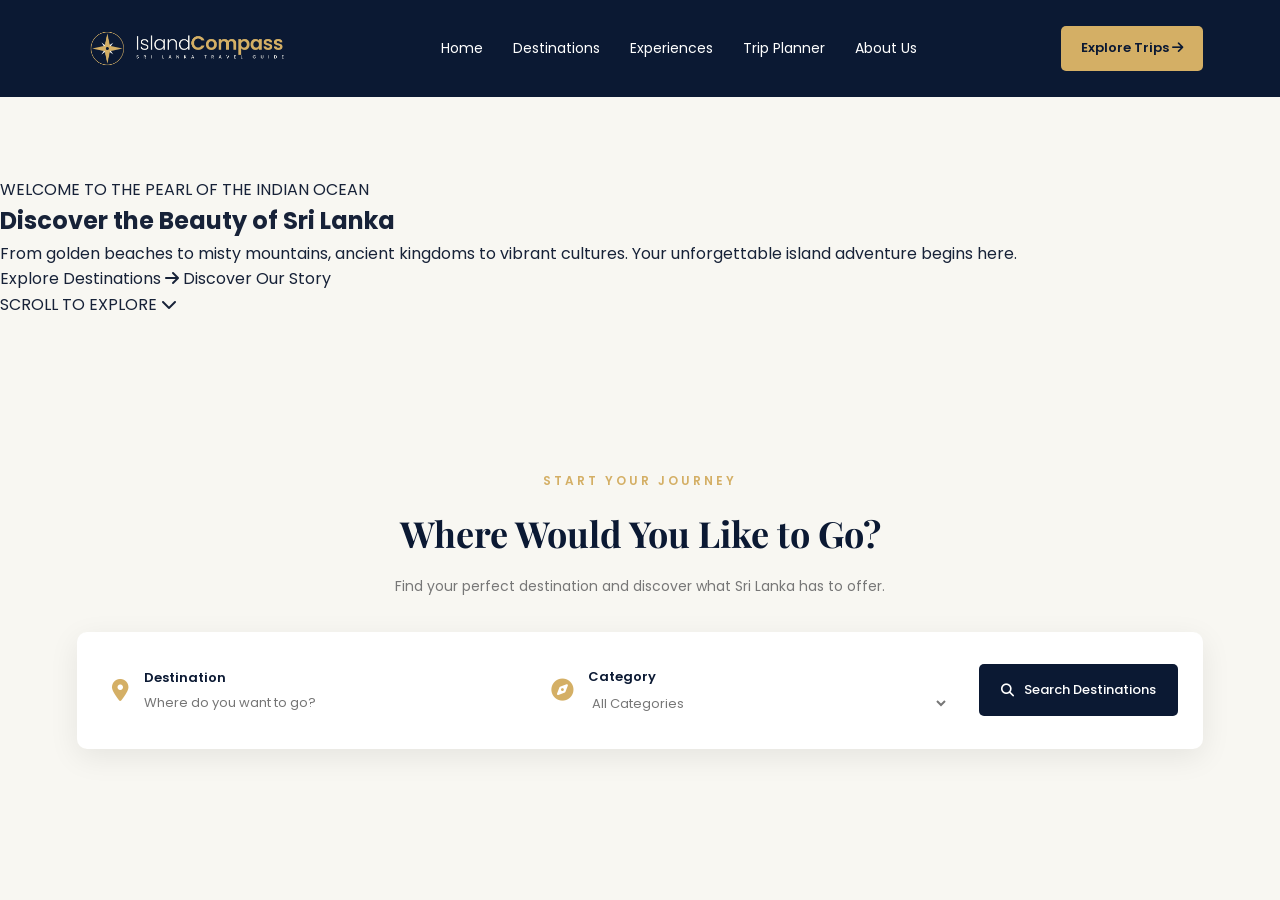
<file: index.html>
<!DOCTYPE html>
<html lang="en">

<head>

    <meta charset="UTF-8">
    <meta name="viewport" content="width=device-width, initial-scale=1.0">

    <title>IslandCompass | Sri Lanka Travel Guide</title>

    <meta name="description"
        content="Discover Sri Lanka with IslandCompass. Explore destinations, culture, nature and unforgettable travel experiences.">

    <!-- Google Fonts -->
    <link rel="preconnect" href="https://fonts.googleapis.com">
    <link rel="preconnect" href="https://fonts.gstatic.com" crossorigin>

    <link href="https://fonts.googleapis.com/css2?family=Playfair+Display:wght@400;500;600;700&family=Poppins:wght@300;400;500;600;700&display=swap"
        rel="stylesheet">

    <!-- Font Awesome -->
    <link rel="stylesheet"
        href="https://cdnjs.cloudflare.com/ajax/libs/font-awesome/6.7.2/css/all.min.css">

    <!-- CSS Files -->
    <link rel="stylesheet" href="CSS/style.css">
    <link rel="stylesheet" href="CSS/navbar.css">
    <link rel="stylesheet" href="CSS/home.css">

</head>

<body>

    <!-- Navigation Bar -->
    <div id="navbar-placeholder"></div>


    <!-- Main Homepage Content -->
    <main>

        <!-- HERO SECTION -->
        <section class="hero">

            <div class="hero-overlay"></div>

            <div class="hero-content">

                <span class="hero-subtitle">
                    WELCOME TO THE PEARL OF THE INDIAN OCEAN
                </span>

                <h1>
                    Discover the Beauty of
                    <span>Sri Lanka</span>
                </h1>

                <p>
                    From golden beaches to misty mountains, ancient kingdoms
                    to vibrant cultures. Your unforgettable island adventure
                    begins here.
                </p>

                <div class="hero-buttons">

                    <a href="destinations.html" class="hero-primary-btn">
                        Explore Destinations
                        <i class="fa-solid fa-arrow-right"></i>
                    </a>

                    <a href="about.html" class="hero-secondary-btn">
                        Discover Our Story
                    </a>

                </div>

            </div>

            <!-- Scroll Indicator -->
            <div class="scroll-indicator">

                <span>SCROLL TO EXPLORE</span>

                <i class="fa-solid fa-chevron-down"></i>

            </div>

        </section>

        <!-- HOMEPAGE SEARCH SECTION -->

        <section class="search-section">
        
            <div class="search-container">
        
                <div class="search-heading">
        
                    <span class="section-subtitle">START YOUR JOURNEY</span>
        
                    <h2>Where Would You Like to Go?</h2>
        
                    <p>
                        Find your perfect destination and discover what Sri Lanka
                        has to offer.
                    </p>
        
                </div>
        
        
                <!-- SEARCH FORM -->
        
                <form class="destination-search"
                      action="destinations.html"
                      method="GET">
        
                    <!-- DESTINATION INPUT -->
        
                    <div class="search-field">
        
                        <i class="fa-solid fa-location-dot"></i>
        
                        <div class="field-content">
        
                            <label for="destination">Destination</label>
        
                            <input
                                type="text"
                                id="destination"
                                name="search"
                                placeholder="Where do you want to go?"
                            >
        
                        </div>
        
                    </div>
        
        
                    <!-- CATEGORY SELECTOR -->
        
                    <div class="search-field">
        
                        <i class="fa-solid fa-compass"></i>
        
                        <div class="field-content">
        
                            <label for="category">Category</label>
        
                            <select id="category" name="category">
        
                                <option value="">All Categories</option>
        
                                <option value="beaches">Beaches</option>
        
                                <option value="mountains">Mountains</option>
        
                                <option value="heritage">Heritage</option>
        
                                <option value="wildlife">Wildlife</option>
        
                                <option value="nature">Nature</option>
        
                            </select>
        
                        </div>
        
                    </div>
        
        
                    <!-- SEARCH BUTTON -->
        
                    <button type="submit" class="search-submit-btn">
        
                        <i class="fa-solid fa-magnifying-glass"></i>
        
                        Search Destinations
        
                    </button>
        
                </form>
        
            </div>
        
        </section>

    </main>


    <!-- Footer -->
    <div id="footer-placeholder"></div>


    <!-- JavaScript -->
    <script src="JS/main.js"></script>
    <script src="JS/home.js"></script>

</body>

</html>
</file>
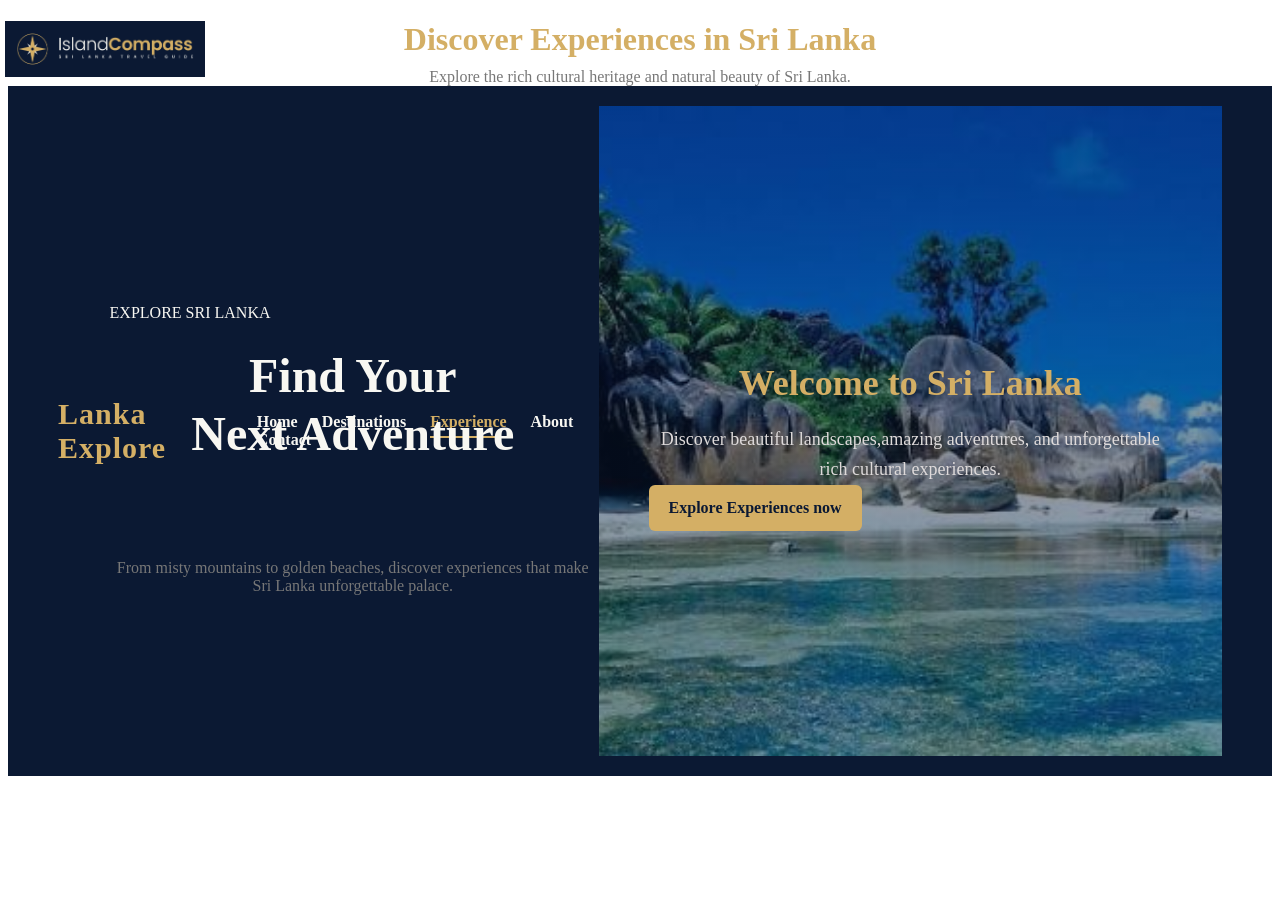
<file: experience.html>
<!DOCTYPE html>
<html lang="en">
  <head>
    <meta charset="UTF-8">
    <meta name="viewport" content="width=device-width, initial-scale=1.0">
    <title>Experiences in Sri Lanka</title>

    <link rel="stylesheet" href="experience.css">
  </head>

  <body>

    <div class="experience-heading">
        <img src="images/islandcompass-logo.png"alt="IslandCompass Logo">
        <div class="heading-text">
          <h1>Discover Experiences in Sri Lanka</h1>
         <p>Explore the rich cultural heritage and natural beauty of Sri Lanka.</p>
        </div>
      </div>

    <header class="navbar">
      <h2 class="logo">Lanka Explore</h2>

      <nav>
        <a href="#">Home</a>
        <a href="#">Destinations</a>
        <a href="#" class="active">Experience</a>
        <a href="#">About</a>
        <a href="#">Contact</a>
      </nav>


      <div class="left-intro">

        <span class="intro-label">EXPLORE SRI LANKA</span>

        <h1>Find Your<br>Next Adventure</h1>
        <p>
          <br><br><br><br>From misty mountains to golden beaches, discover experiences that make Sri Lanka unforgettable palace.
        </p>
      </div>

      

    <section class="hero">
      <div class="hero-content">
        <h1>Welcome to Sri Lanka</h1>

        <p>
          Discover beautiful landscapes,amazing adventures, and unforgettable rich cultural experiences.
          </p>
          
          <a href="file:///C:/Users/User/Desktop/travel%20project/IslandCompass/explore.html" class="hero-btn">Explore Experiences now</a>
        
      </div>
    </section>    




    </header>
  </body>
</html>
</file>
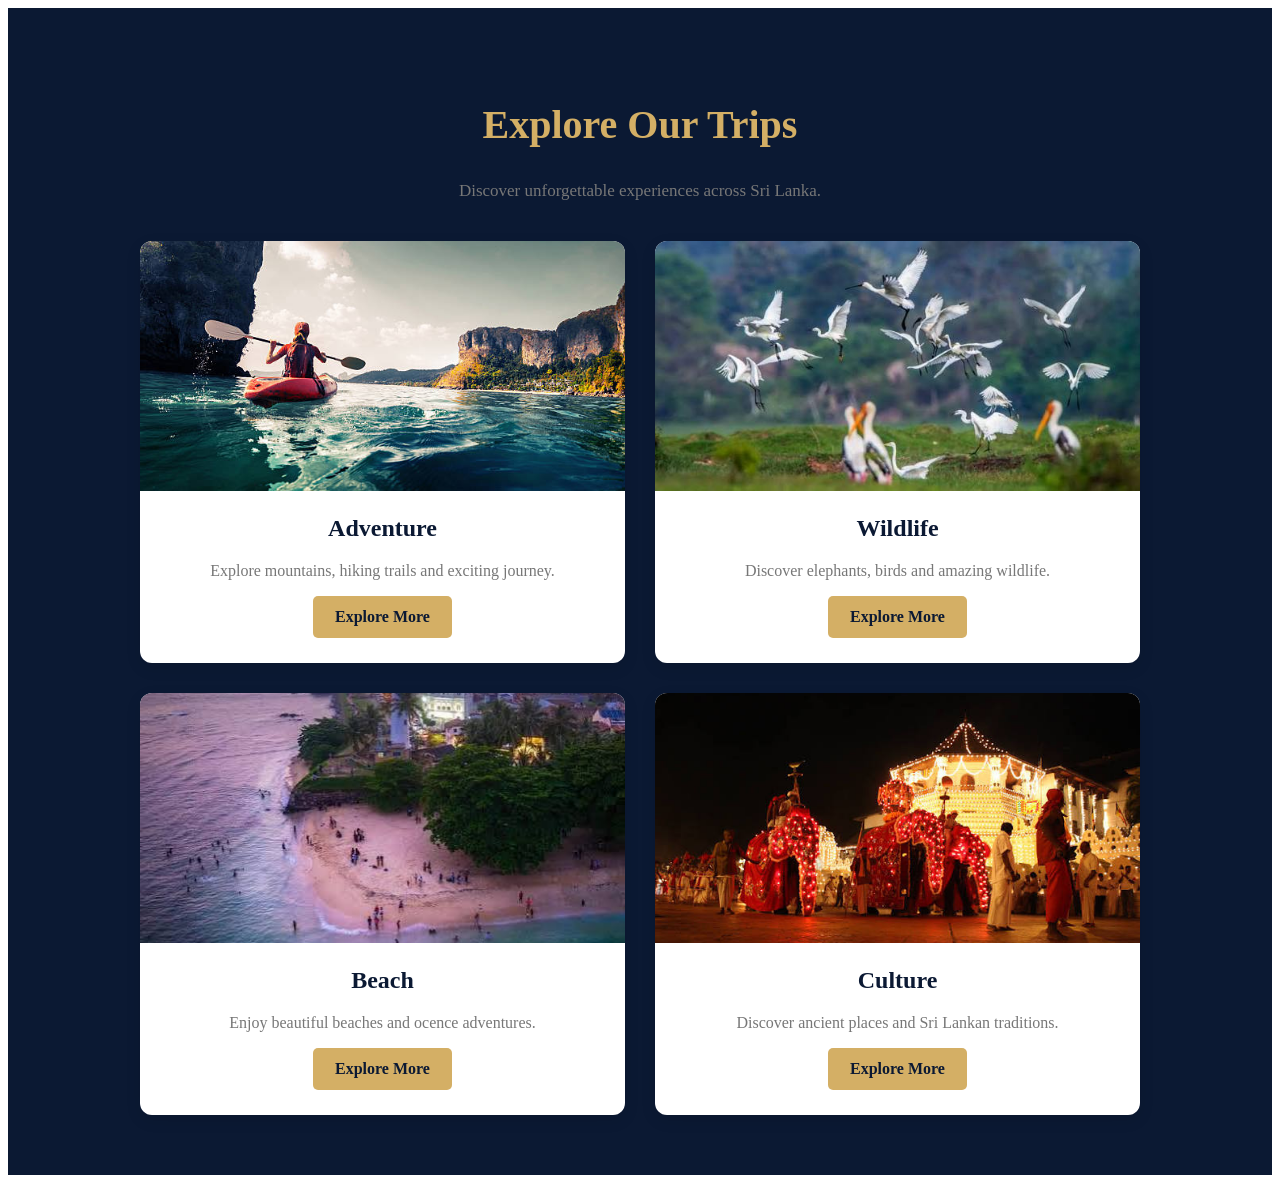
<file: explore.html>
<!DOCTYPE html>
<html lang="en">
    <head>
        <meta charset="UTF-8">
        <meta name="viewport"content="width=device-width, initial-scale=1.0">
        <title>Explore Sri Lanka</title>  

        <link rel="stylesheet" href="explore.css">
    </head>

    <body>
        <section class="trip-section">
            <h1>Explore Our Trips</h1>

            <p class="trip-description">
                Discover unforgettable experiences across Sri Lanka.
            </p>

            <div class="trip-container">

                <div class="trip-card">
                    <img src="images/adventure.jpg"alt="adventure">
                    <h2>Adventure</h2>
                    <p>Explore mountains, hiking trails and exciting journey.</p>
                    <a href="file:///C:/Users/User/Desktop/travel%20project/IslandCompass/gallery1.html">Explore More</a>

                </div>

                <div class="trip-card">
                    <img src="images/wildlife.jpg"alt="wildlife">
                    <h2>Wildlife</h2>
                    <p>Discover elephants, birds and amazing wildlife.</p>
                    <a href="file:///C:/Users/User/Desktop/travel%20project/IslandCompass/gallery1.html">Explore More</a>
                </div>

                
                <div class="trip-card">
                    <img src="images/images (1).jpg"alt="beach">
                    <h2>Beach</h2>
                    <p>Enjoy beautiful beaches and ocence adventures.</p>
                    <a href="file:///C:/Users/User/Desktop/travel%20project/IslandCompass/gallery1.html">Explore More</a>
            </div>

            
                <div class="trip-card">
                    <img src="images/culture.jpg"alt="Culture">
                    <h2>Culture</h2>
                    <p>Discover ancient places and Sri Lankan traditions.</p>
                    <a href="file:///C:/Users/User/Desktop/travel%20project/IslandCompass/gallery1.html">Explore More</a>
                </div>
            </div>
        </section>
    </body>
</html>
</file>
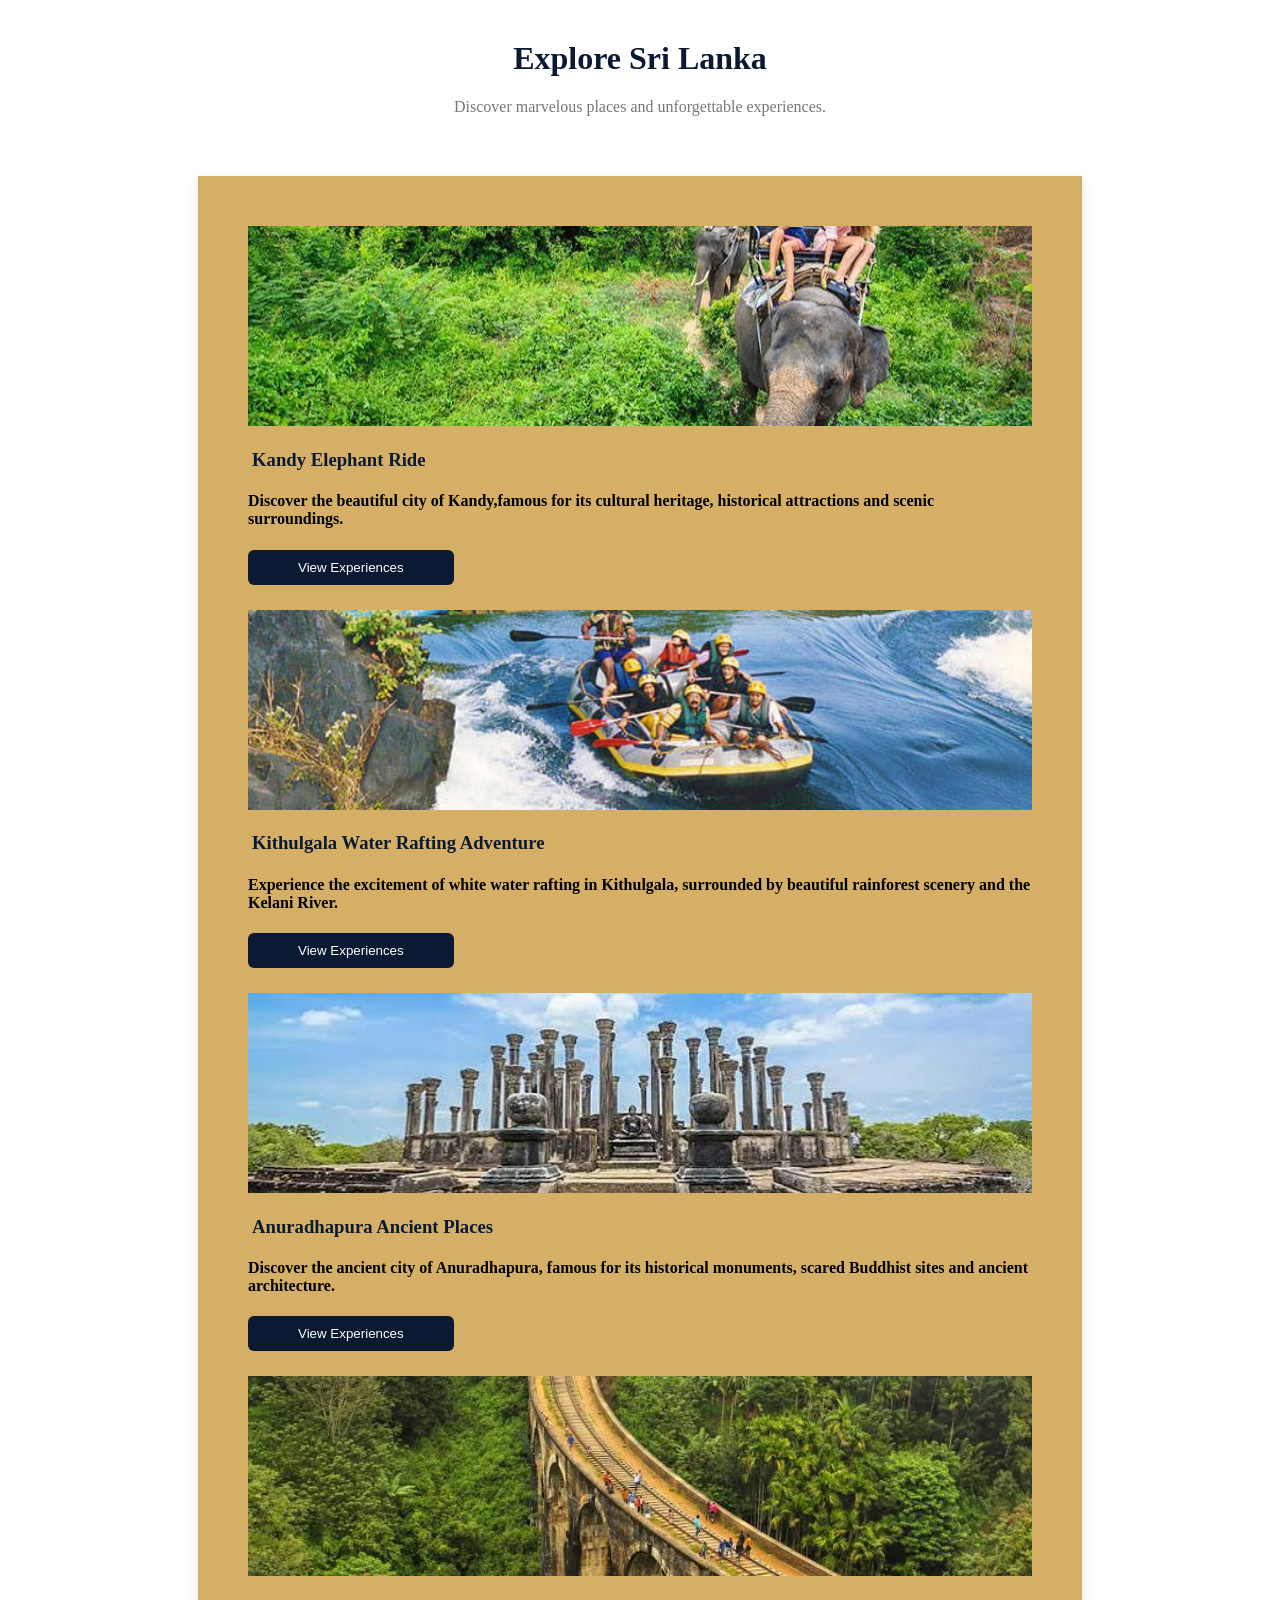
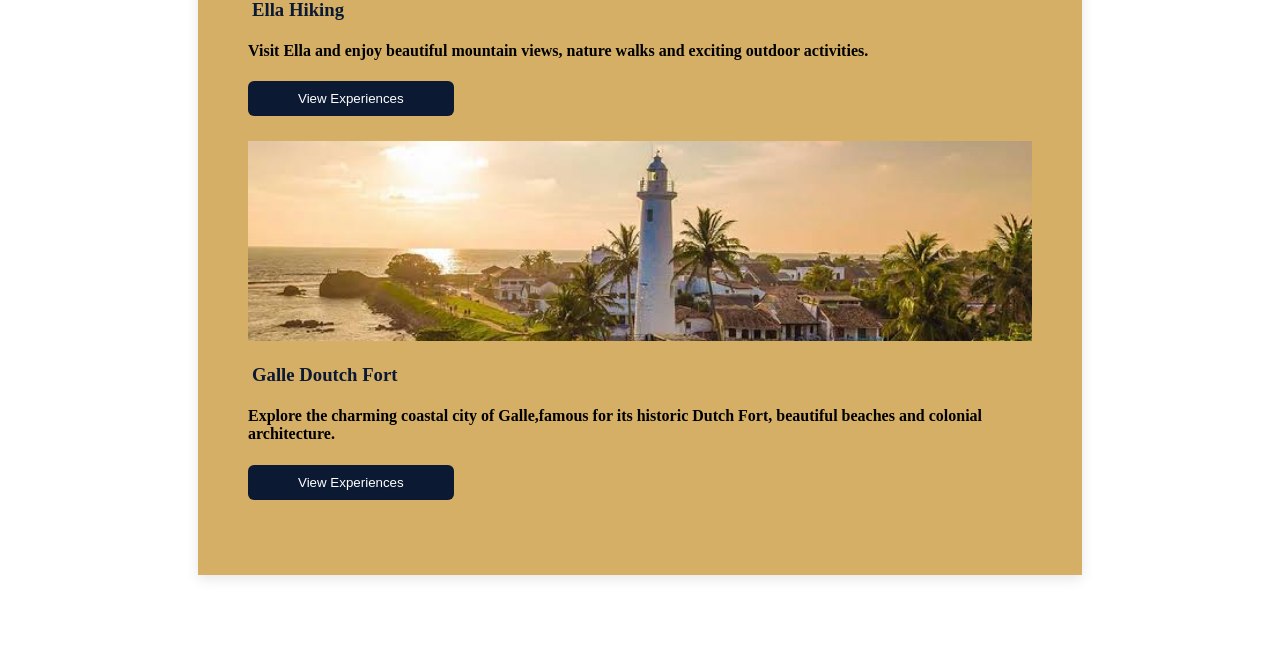
<file: gallery1.html>
<!DOCTYPE html>
<html lang="en">
    <head>
        <meta charset="UTF-8">
        <meta name="viewport"content="width=device-width,initial-scale=1.0">
        <title>Gallery of IslandCompass</title>
        <link rel="stylesheet"href="gallery1.css">
    </head>

    <body>

        <h1 class="gallery-title">Explore Sri Lanka</h1>
        <p class="gallery-description">
            Discover marvelous places and unforgettable experiences.
        </p>

        <div class="image-gallery">
            <div class="image-card">
                
                <img src="images/adven1.jpg"alt="kandy">
                <h3>Kandy Elephant Ride</h3>
                <h4>Discover the beautiful city of Kandy,famous for its cultural heritage, historical attractions and scenic surroundings.</h4>
                <button onclick="showExperience('Kandy')">View Experiences</button>

                <div id="Kandy" class="experience-details">
                    <h4>Experiences You can Enjoy</h4>
                <ul>
                    <li>Visit the Temple of the Scared Tooth Relic.</li>
                    <li>Explore beautiful Kandy Lake.</li>
                    <li>Enjoy traditional Kandyan dance.</li>
                </ul>
                </div>
                


                <img src="images/adven2.jpg"alt="Kithulgala">
                <h3>Kithulgala Water Rafting Adventure</h3>
                <h4>Experience the excitement of white water rafting in Kithulgala, surrounded by beautiful rainforest scenery and the Kelani River.</h4>
                <button onclick="showExperience('Kithulgala')">View Experiences</button>

                <div id="Kithulgala" class="experience-details">
                    <h4>Experience You Can Enjoy</h4>

                <ul>
                    <li>White water rafting</li>
                    <li>Enjoy beautiful river views</li>
                    <li>Experience an exciting outdoor adventure.</li>
                </ul>
                </div>
            

                <img src="images/culture1.jpg"alt="Anuradhapura">
                <h3>Anuradhapura Ancient Places</h3>
                <h4>Discover the ancient city of Anuradhapura, famous for its historical monuments, scared Buddhist sites and ancient architecture.</h4>
                <button onclick="showExperience('Anuradhapura')">View Experiences</button>

                <div id="Anuradhapura"class="experience-details">
                    <h4>Experience You Can Enjoy</h4>

                <ul>
                    <li>Visit the Ruwanwelisaya Stupa.</li>
                    <li>Explore Sri Maha Bodhi.</li>
                    <li>Explore ancient ruins and historical sites.</li>
                </ul>
                </div>
            
            
                <img src="images/culture2.jpg"alt="Ella">
                <h3>Ella Hiking</h3>
                <h4>Visit Ella and enjoy beautiful mountain views, nature walks and exciting outdoor activities.</h4>
                <button onclick="showExperience('Ella')">View Experiences</button>

                <div id="Ella" class="experience-details">
                    <h4>Experience You Can Enjoy</h4>

                <ul>
                   <li> Hiking and trekking</li>
                    <li>Visiting Nine Arch Bridge</li>
                    <li>Scenic train journeys</li>
                    <li>Exploring waterfalls</li>
                </ul>
                </div>

                <img src="images/galle1.jpg"alt="galle">
                <h3>Galle Doutch Fort</h3>
                <h4>Explore the charming coastal city of Galle,famous for its historic Dutch Fort, beautiful beaches and colonial architecture.</h4>
                <button onclick="showExperience('Galle')">View Experiences</button>

                <div id="Galle" class="experience-details">
                    <h4>Experience You Can Enjoy</h4>

                <ul>
                    <li>Explore the historic Galle Fort.</li>
                    <li>Visit the famous Galle Ligthouse.</li>
                    <li>Enjoy beautiful coastal sunsets.</li>
                </ul>
            </div>  
            </div>     
                

            </div>

 
        </div>

        <script src="experience.js"></script>
    </body>
</html>
</file>
<file: CSS/style.css>
/* =====================================
   GLOBAL RESET
===================================== */

* {
    margin: 0;
    padding: 0;
    box-sizing: border-box;
}


/* =====================================
   WEBSITE COLOUR PALETTE
===================================== */

:root {

    --primary-color: #0B1933;

    --secondary-color: #D4AF65;

    --background-color: #F8F7F2;

    --text-color: #172238;

    --light-text: #777777;

    --white: #FFFFFF;


    /* Typography */

    --heading-font: 'Playfair Display', serif;

    --body-font: 'Poppins', sans-serif;

}


/* =====================================
   GENERAL BODY STYLING
===================================== */

html {
    scroll-behavior: smooth;
}

body {

    font-family: var(--body-font);

    background-color: var(--background-color);

    color: var(--text-color);

    line-height: 1.6;

}


/* =====================================
   GENERAL ELEMENTS
===================================== */

a {

    text-decoration: none;

    color: inherit;

}

button {

    font-family: inherit;

}

img {

    max-width: 100%;

    display: block;

}


/* =====================================
   COMMON CONTAINER
===================================== */

.container {

    width: 88%;

    max-width: 1400px;

    margin: 0 auto;

}


/* =====================================
   COMMON SECTION SPACING
===================================== */

section {

    padding: 80px 0;

}
</file>
<file: CSS/navbar.css>
/* =====================================
   NAVIGATION BAR
===================================== */

.navbar {

    width: 100%;

    background-color: var(--primary-color);

    padding: 18px 6%;

    position: relative;

    z-index: 1000;

}


.nav-container {

    max-width: 1400px;

    margin: auto;

    display: flex;

    align-items: center;

    justify-content: space-between;

}


/* =====================================
   LOGO
===================================== */

.logo {

    display: flex;

    align-items: center;

}

.logo img {

    width: 220px;

    height: auto;

    object-fit: contain;

}


/* =====================================
   NAVIGATION LINKS
===================================== */

.nav-links {

    display: flex;

    align-items: center;

    gap: 30px;

}

.nav-links a {

    color: var(--white);

    font-size: 14px;

    transition: 0.3s;

}

.nav-links a:hover,
.nav-links a.active {

    color: var(--secondary-color);

}


/* =====================================
   NAVIGATION ACTIONS
===================================== */

.nav-actions {

    display: flex;

    align-items: center;

    gap: 20px;

}


/* SEARCH BUTTON */

.search-btn {

    background: none;

    border: none;

    color: var(--white);

    font-size: 18px;

    cursor: pointer;

}


/* PLAN YOUR TRIP BUTTON */

.plan-btn {

    background-color: var(--secondary-color);

    color: var(--primary-color);

    padding: 12px 20px;

    border-radius: 5px;

    font-size: 13px;

    font-weight: 600;

    transition: 0.3s;

}

.plan-btn:hover {

    background-color: var(--white);

}


/* MOBILE MENU BUTTON */

.menu-toggle {

    display: none;

    background: none;

    border: none;

    color: var(--white);

    font-size: 23px;

    cursor: pointer;

}


/* =====================================
   RESPONSIVE NAVIGATION
===================================== */

@media (max-width: 1050px) {

    .nav-links {

        gap: 18px;

    }

    .logo img {

        width: 190px;

    }

}


@media (max-width: 950px) {

    .nav-links {

        display: none;

        position: absolute;

        top: 100%;

        left: 0;

        width: 100%;

        background-color: var(--primary-color);

        flex-direction: column;

        padding: 25px;

        gap: 25px;

    }


    .nav-links.show {

        display: flex;

    }


    .menu-toggle {

        display: block;

    }


    .plan-btn {

        display: none;

    }

}


@media (max-width: 480px) {

    .navbar {

        padding: 15px 5%;

    }

    .logo img {

        width: 165px;

    }

}
</file>
<file: CSS/home.css>
/* =====================================
   HOMEPAGE SEARCH SECTION
===================================== */

.search-section {

    background-color: var(--background-color);

    padding: 70px 6%;

}

.search-container {

    max-width: 1200px;

    margin: auto;

}


/* SEARCH HEADING */

.search-heading {

    text-align: center;

    margin-bottom: 35px;

}

.section-subtitle {

    color: var(--secondary-color);

    font-size: 12px;

    font-weight: 600;

    letter-spacing: 3px;

}

.search-heading h2 {

    font-family: var(--heading-font);

    font-size: 36px;

    color: var(--primary-color);

    margin: 12px 0;

}

.search-heading p {

    color: var(--light-text);

    font-size: 14px;

}


/* SEARCH FORM */

.destination-search {

    display: flex;

    align-items: center;

    justify-content: space-between;

    gap: 20px;

    background-color: var(--white);

    padding: 25px;

    border-radius: 10px;

    box-shadow: 0 8px 30px rgba(0, 0, 0, 0.08);

}


/* SEARCH FIELDS */

.search-field {

    display: flex;

    align-items: center;

    gap: 15px;

    flex: 1;

    padding: 10px;

}

.search-field > i {

    color: var(--secondary-color);

    font-size: 22px;

}

.field-content {

    display: flex;

    flex-direction: column;

    gap: 5px;

    width: 100%;

}

.field-content label {

    color: var(--primary-color);

    font-size: 13px;

    font-weight: 600;

}

.field-content input,
.field-content select {

    width: 100%;

    border: none;

    outline: none;

    background: transparent;

    font-family: var(--body-font);

    font-size: 13px;

    color: var(--light-text);

}


/* SEARCH BUTTON */

.search-submit-btn {

    display: flex;

    align-items: center;

    justify-content: center;

    gap: 10px;

    background-color: var(--primary-color);

    color: var(--white);

    border: none;

    border-radius: 5px;

    padding: 16px 22px;

    font-family: var(--body-font);

    font-size: 13px;

    font-weight: 500;

    cursor: pointer;

    transition: 0.3s;

}

.search-submit-btn:hover {

    background-color: var(--secondary-color);

    color: var(--primary-color);

}


/* =====================================
   RESPONSIVE SEARCH SECTION
===================================== */

@media (max-width: 850px) {

    .destination-search {

        flex-direction: column;

        align-items: stretch;

    }

    .search-field {

        border-bottom: 1px solid #eeeeee;

        padding: 15px 5px;

    }

    .search-submit-btn {

        width: 100%;

    }

}


@media (max-width: 480px) {

    .search-section {

        padding: 50px 5%;

    }

    .search-heading h2 {

        font-size: 27px;

    }

    .search-heading p {

        font-size: 13px;

    }

    .destination-search {

        padding: 18px;

    }

}
</file>
<file: experience.css>
h1{
  text-align:center;
  color:#D4AF65;
  margin-bottom: 10px;
}

p{
  color:#777777;
  text-align:center;
  margin:0;
}




.navbar{
  display:flex;
  justify-content:space-between;
  align-items:center;
  padding: 20px 50px;
  background-color:#0B1933;
}

.logo{
  color:#D4AF65;
  font-size:30px;
  letter-spacing: 1px;
}

nav a{
  text-decoration:none;
  color:#F8F7F2;
  margin-left:20px;
  font-weight:bold;
  transition: 0.2s;
}

nav a:hover{
  color:#D4AF65;
}

nav a.active{
  color:#D4AF65;
  border-bottom: 2px solid #D4AF65;
  padding-bottom: 6px;
}

.hero{
  height: 550px;
  background-image:linear-gradient(rgba(6, 21, 48, 0.45),rgba(9, 28, 62, 0.45)),url("images/hero.jpg");

  background-size:cover;
  background-position: center;
  background-repeat:no-repeat;

  display:flex;
  align-items:center;
  padding:50px;

}

.hero-content{
  color:#F8F7F2;
  max-width:600px;
}

.hero-content h1{
  color:#D4AF65;
  font-size:36px;
  margin-bottom: 20px;

}

.hero-content p{
  font-size:18px;
  line-height:1.7;
  color:#dedada;
}

.hero-btn{
  display:inline-block;
  background-color:#D4AF65;
  color:#0B1933;

  padding:14px 20px;
  border-radius:6px;

  text-decoration: none;
  font-weight:bold;
  transition:0.4s;
}

.hero-btn:hover{
  background-color: #FFFFFF;
  transform:translate(-2px);
}

@media(max-width: 600px){
  .hero{
    min-height: 400px;
    padding:30px 20px;
  }
  .navbar{
    flex-direction: column;
    gap:18px;
    padding:20px;
  }
}

.company-logo img{
  width: 150px;
  height: auto;
  object-fit: contain;
}

.experience-heading img{
  width:200px;
  height:auto;
  position:absolute;
  left:5px;
}

.left-intro{
  position:absolute;
  left:7%;
  top:50%;
  transform:translateY(-50%);
  width:38%;
  color:#F8F7F2;
  padding:20px;
}
.intro-lable{
  color:#D4AF65;
  letter-spacing:4px;
  font-size:1px;

}

.left-intro h1{
  font-size:48px;
  line-height:1.2;
  color:#F8F7F2;
  margin:25px 0;
}

.left-into p{
  color:#D6DCE7;
  font-size:16px;
  line-height: 1.8;
  max-width:420px;
}

.intro-line{
  width:60px;
  height:3px;
  background-color: #D4AF65;
  margin:30px 0;
}
</file>
<file: explore.css>
.trip-section {
    background-color: #0B1933;
    padding: 60px 40px;
    text-align: center;
}

.trip-section h1 {
    color: #D4AF65;
    font-size: 40px;
}

.trip-description {
    color: #777777;
    font-size: 17px;
    margin-bottom: 40px;
}

.trip-container {
    display: grid;
    grid-template-columns: repeat(2, 1fr);
    gap: 30px;
    max-width: 1000px;
    margin: auto;
}

.trip-card {
    background-color: white;
    border-radius: 12px;
    overflow: hidden;
    padding-bottom: 25px;
    box-shadow: 0 5px 15px rgba(0,0,0,0.1);
}

.trip-card img {
    width: 100%;
    height: 250px;
    object-fit: cover;
}

.trip-card h2 {
    color: #0B1933;
}

.trip-card p {
    color: #777777;
    padding: 0 15px;
}

.trip-card a {
    display: inline-block;
    background-color: #D4AF65;
    color: #0B1933;
    padding: 12px 22px;
    text-decoration: none;
    border-radius: 5px;
    font-weight: bold;
}

.trip-card a:hover {
    background-color: #0B1933;
    color: white;
}

@media (max-width: 650px) {
    .trip-container {
        grid-template-columns: 1fr;
    }
}
</file>
<file: gallery1.css>
.gallery-title{
    text-align:center;
    color:#0B1933;
    margin-top:40px;
}

.gallery-description{
    text-align:center;
    color:#777777;
}
.image-gallery{
    display:grid;
    grid-template-columns:repeat(1,1fr);
    padding:30px 8px;
    width: 100%;
    max-width: 900px;
    margin: 30px auto;
    box-sizing: border-box;
}
 
.image-card {
    background:#D4AF65;
    border-radius: 0;
    overflow: hidden;
    box-shadow: 0 4px 12px rgba(0,0,0,0.1);
    padding-bottom: 15px;
    padding: 50px 50px;
    margin-bottom: 25px;
}

.image-card img {
    width: 100%;
    height: 200px;
    object-fit: cover;
    border-radius: 0;
    
}

.image-card h3 {
    color: #0B1933;
    padding-left: 4px;
}




.experience-details{
    display: none;
    background-color: #F8F7F2;
    padding:15px;
    margin:15px;
    border-radius: 10px;
}

.image-card button{
    background:#0B1933;
    color:white;
    padding:10px 50px;
    border:none;
    border-radius: 6px;
    cursor: pointer;
    padding-bottom: 10px;
    margin-bottom: 25px;
    
}
@media (max-width: 600px) {
    .image-gallery {
        grid-template-columns: 1fr;
    }
}
</file>
